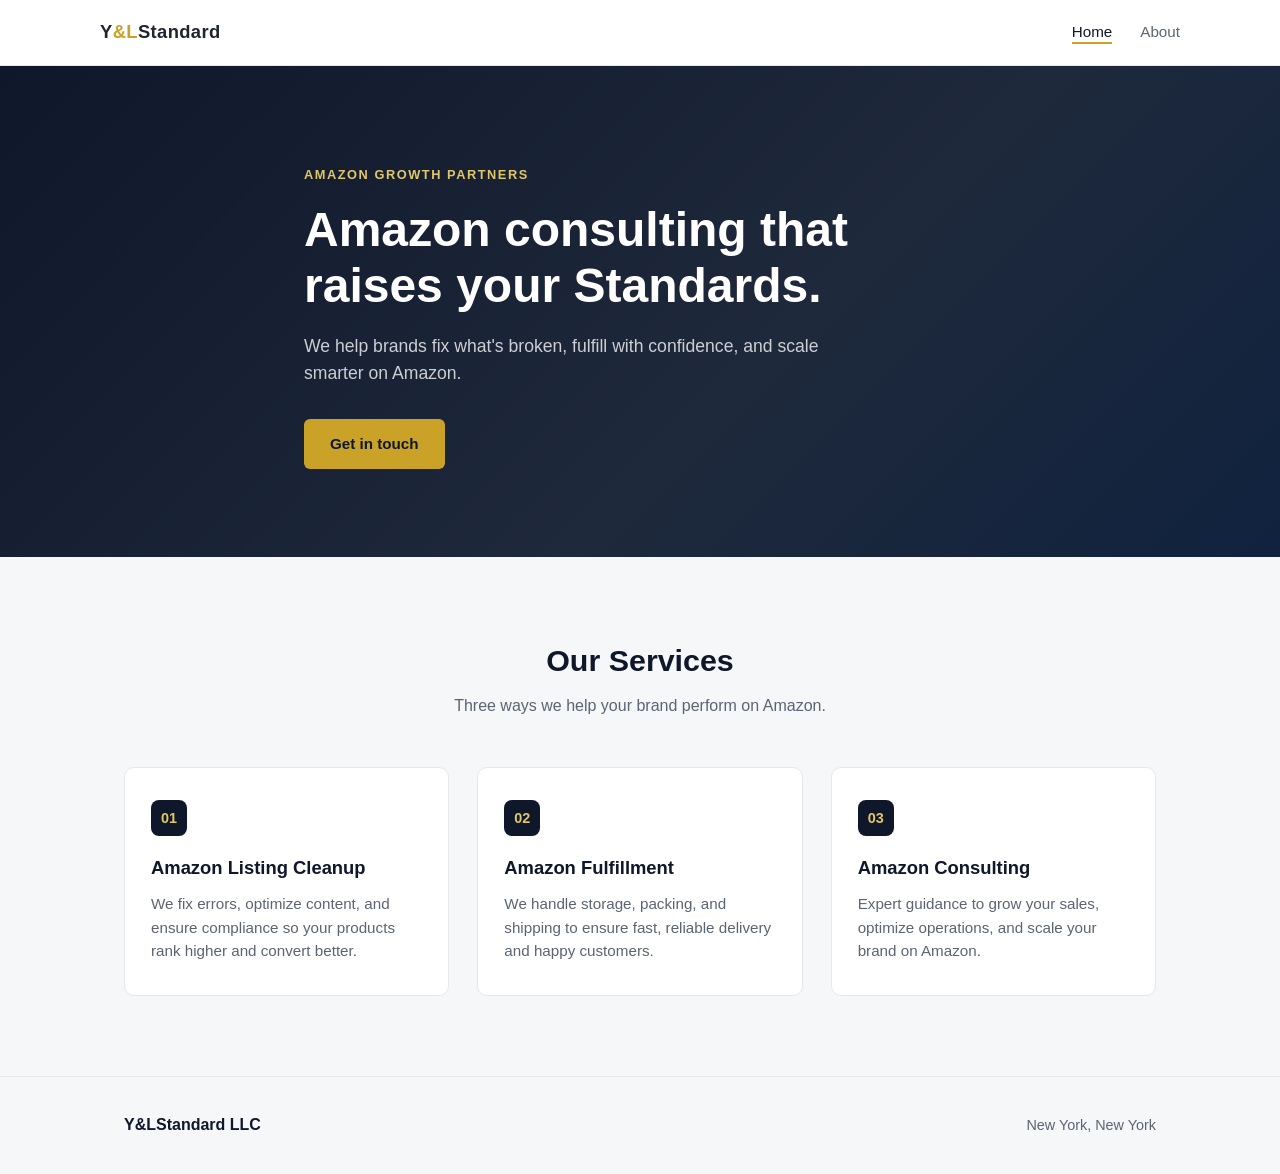
<file: index.html>
<!DOCTYPE html>
<html lang="en">
<head>
  <meta charset="UTF-8">
  <meta name="viewport" content="width=device-width, initial-scale=1.0">
  <title>Y&amp;LStandard | Amazon Consulting</title>
  <meta name="description" content="Y&amp;LStandard LLC — Amazon listing cleanup, fulfillment, and consulting to help your brand grow and scale on Amazon.">
  <link rel="stylesheet" href="css/style.css">
</head>
<body>

  <header class="site-header">
    <div class="container nav-row">
      <a class="logo" href="index.html">Y<span class="amp">&amp;L</span>Standard</a>
      <nav class="primary-nav">
        <ul>
          <li><a href="index.html" aria-current="page">Home</a></li>
          <li><a href="about.html">About</a></li>
        </ul>
      </nav>
    </div>
  </header>

  <section class="hero">
    <div class="container hero-inner">
      <span class="eyebrow" data-reveal>Amazon Growth Partners</span>
      <h1 data-reveal>Amazon consulting that raises your Standards.</h1>
      <p class="lede" data-reveal>We help brands fix what's broken, fulfill with confidence, and scale smarter on Amazon.</p>
      <a class="btn btn-primary" href="about.html" data-reveal>Get in touch</a>
    </div>
  </section>

  <section class="services">
    <div class="container">
      <div class="section-heading" data-reveal>
        <h2>Our Services</h2>
        <p>Three ways we help your brand perform on Amazon.</p>
      </div>
      <div class="service-grid">
        <div class="service-card" data-reveal>
          <span class="num">01</span>
          <h3>Amazon Listing Cleanup</h3>
          <p>We fix errors, optimize content, and ensure compliance so your products rank higher and convert better.</p>
        </div>
        <div class="service-card" data-reveal>
          <span class="num">02</span>
          <h3>Amazon Fulfillment</h3>
          <p>We handle storage, packing, and shipping to ensure fast, reliable delivery and happy customers.</p>
        </div>
        <div class="service-card" data-reveal>
          <span class="num">03</span>
          <h3>Amazon Consulting</h3>
          <p>Expert guidance to grow your sales, optimize operations, and scale your brand on Amazon.</p>
        </div>
      </div>
    </div>
  </section>

  <footer class="site-footer">
    <div class="container footer-inner">
      <div class="footer-brand">Y&amp;LStandard LLC</div>
      <address class="footer-address">New York, New York</address>
    </div>
  </footer>

  <script src="js/main.js" defer></script>
</body>
</html>
</file>
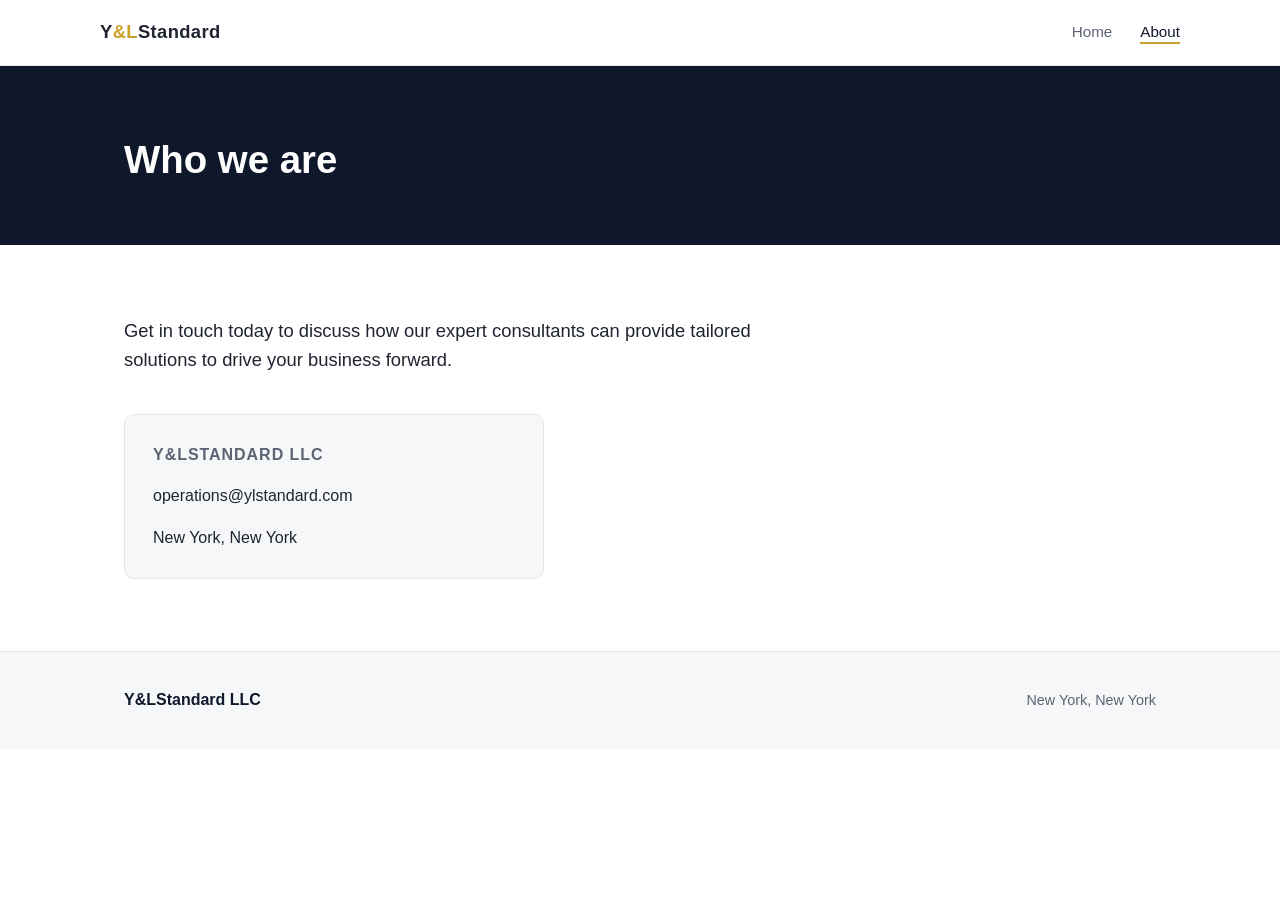
<file: about.html>
<!DOCTYPE html>
<html lang="en">
<head>
  <meta charset="UTF-8">
  <meta name="viewport" content="width=device-width, initial-scale=1.0">
  <title>About | Y&amp;LStandard</title>
  <meta name="description" content="Learn more about Y&amp;LStandard LLC and get in touch to discuss tailored Amazon consulting solutions.">
  <link rel="stylesheet" href="css/style.css">
</head>
<body>

  <header class="site-header">
    <div class="container nav-row">
      <a class="logo" href="index.html">Y<span class="amp">&amp;L</span>Standard</a>
      <nav class="primary-nav">
        <ul>
          <li><a href="index.html">Home</a></li>
          <li><a href="about.html" aria-current="page">About</a></li>
        </ul>
      </nav>
    </div>
  </header>

  <section class="page-hero">
    <div class="container" data-reveal>
      <h1>Who we are</h1>
    </div>
  </section>

  <section class="about-content">
    <div class="container">
      <p class="lede" data-reveal>Get in touch today to discuss how our expert consultants can provide tailored solutions to drive your business forward.</p>

      <div class="contact-card" data-reveal>
        <h3>Y&amp;LStandard LLC</h3>
        <p> operations@ylstandard.com </p>
        <address>
          New York, New York<br>
        </address>
      </div>
    </div>
  </section>

  <footer class="site-footer">
    <div class="container footer-inner">
      <div class="footer-brand">Y&amp;LStandard LLC</div>
      <address class="footer-address">New York, New York</address>
    </div>
  </footer>

  <script src="js/main.js" defer></script>
</body>
</html>
</file>
<file: css/style.css>
/* Y&LStandard — hand-coded, no build tooling, no external font/asset dependencies */

:root {
  --navy: #0f172a;
  --navy-light: #1e293b;
  --gold: #c9a227;
  --gold-light: #e2c766;
  --text: #1f2430;
  --text-muted: #5b6472;
  --bg: #ffffff;
  --bg-alt: #f6f7f9;
  --border: #e5e7eb;
  --max-width: 1080px;
}

* {
  box-sizing: border-box;
}

html {
  scroll-behavior: smooth;
}

body {
  margin: 0;
  font-family: -apple-system, BlinkMacSystemFont, "Segoe UI", Roboto, Helvetica, Arial, sans-serif;
  color: var(--text);
  background: var(--bg);
  line-height: 1.55;
}

a {
  color: inherit;
  text-decoration: none;
}

img {
  max-width: 100%;
  display: block;
}

.container {
  max-width: var(--max-width);
  margin: 0 auto;
  padding: 0 24px;
}

/* Header / nav */

header.site-header {
  position: sticky;
  top: 0;
  z-index: 10;
  background: var(--bg);
  border-bottom: 1px solid var(--border);
  box-shadow: 0 1px 0 rgba(15, 23, 42, 0);
  transition: box-shadow 0.25s ease;
}

header.site-header.is-scrolled {
  box-shadow: 0 4px 16px rgba(15, 23, 42, 0.08);
}

.nav-row {
  display: flex;
  align-items: center;
  justify-content: space-between;
  padding: 18px 0;
}

.logo {
  font-size: 1.15rem;
  font-weight: 700;
  letter-spacing: 0.02em;
}

.logo .amp {
  color: var(--gold);
}

nav.primary-nav ul {
  list-style: none;
  display: flex;
  gap: 28px;
  margin: 0;
  padding: 0;
}

nav.primary-nav a {
  position: relative;
  font-size: 0.95rem;
  font-weight: 500;
  color: var(--text-muted);
  transition: color 0.15s ease;
  padding-bottom: 2px;
}

nav.primary-nav a::after {
  content: "";
  position: absolute;
  left: 0;
  right: 100%;
  bottom: -2px;
  height: 2px;
  background: var(--gold);
  transition: right 0.2s ease;
}

nav.primary-nav a:hover::after,
nav.primary-nav a[aria-current="page"]::after {
  right: 0;
}

nav.primary-nav a:hover,
nav.primary-nav a[aria-current="page"] {
  color: var(--navy);
}

/* Hero */

.hero {
  background: linear-gradient(135deg, var(--navy) 0%, var(--navy-light) 60%, #10223f 100%);
  color: #fff;
  padding: 96px 0 88px;
}

.hero-inner {
  max-width: 720px;
}

.eyebrow {
  display: inline-block;
  font-size: 0.8rem;
  font-weight: 600;
  letter-spacing: 0.12em;
  text-transform: uppercase;
  color: var(--gold-light);
  margin-bottom: 18px;
}

.hero h1 {
  font-size: clamp(2rem, 4.5vw, 3rem);
  line-height: 1.15;
  margin: 0 0 20px;
  font-weight: 700;
}

.hero p.lede {
  font-size: 1.1rem;
  color: rgba(255, 255, 255, 0.78);
  margin: 0 0 32px;
  max-width: 560px;
}

.btn {
  display: inline-block;
  padding: 13px 26px;
  border-radius: 6px;
  font-weight: 600;
  font-size: 0.95rem;
}

.btn-primary {
  background: var(--gold);
  color: var(--navy);
}

.btn-primary {
  transition: background 0.2s ease, transform 0.2s ease, box-shadow 0.2s ease;
}

.btn-primary:hover {
  background: var(--gold-light);
  transform: translateY(-2px);
  box-shadow: 0 8px 20px rgba(201, 162, 39, 0.35);
}

/* Services */

.services {
  padding: 80px 0;
  background: var(--bg-alt);
}

.section-heading {
  text-align: center;
  margin-bottom: 48px;
}

.section-heading h2 {
  font-size: 1.9rem;
  margin: 0 0 10px;
  color: var(--navy);
}

.section-heading p {
  color: var(--text-muted);
  margin: 0;
}

.service-grid {
  display: grid;
  grid-template-columns: repeat(auto-fit, minmax(240px, 1fr));
  gap: 28px;
}

.service-card {
  background: #fff;
  border: 1px solid var(--border);
  border-radius: 10px;
  padding: 32px 26px;
  transition: transform 0.25s ease, box-shadow 0.25s ease, border-color 0.25s ease;
}

.service-card:hover {
  transform: translateY(-6px);
  box-shadow: 0 16px 32px rgba(15, 23, 42, 0.08);
  border-color: transparent;
}

.service-card:hover .num {
  background: var(--gold);
  color: var(--navy);
}

.service-card .num {
  transition: background 0.25s ease, color 0.25s ease;
}

.service-card .num {
  display: inline-flex;
  align-items: center;
  justify-content: center;
  width: 36px;
  height: 36px;
  border-radius: 8px;
  background: var(--navy);
  color: var(--gold-light);
  font-weight: 700;
  font-size: 0.9rem;
  margin-bottom: 18px;
}

.service-card h3 {
  margin: 0 0 10px;
  font-size: 1.15rem;
  color: var(--navy);
}

.service-card p {
  margin: 0;
  color: var(--text-muted);
  font-size: 0.95rem;
}

/* About page */

.page-hero {
  background: var(--navy);
  color: #fff;
  padding: 64px 0 56px;
}

.page-hero h1 {
  margin: 0;
  font-size: clamp(1.8rem, 4vw, 2.4rem);
}

.about-content {
  padding: 72px 0;
}

.about-content .lede {
  font-size: 1.15rem;
  color: var(--text);
  max-width: 640px;
  margin: 0 0 28px;
}

.contact-card {
  margin-top: 40px;
  padding: 28px;
  border: 1px solid var(--border);
  border-radius: 10px;
  background: var(--bg-alt);
  max-width: 420px;
}

.contact-card h3 {
  margin: 0 0 12px;
  font-size: 1rem;
  text-transform: uppercase;
  letter-spacing: 0.06em;
  color: var(--text-muted);
}

.contact-card address {
  font-style: normal;
  color: var(--text);
  line-height: 1.6;
}

/* Footer */

footer.site-footer {
  border-top: 1px solid var(--border);
  padding: 36px 0;
  background: var(--bg-alt);
}

.footer-inner {
  display: flex;
  flex-wrap: wrap;
  justify-content: space-between;
  align-items: center;
  gap: 16px;
}

.footer-brand {
  font-weight: 700;
  color: var(--navy);
}

.footer-address {
  font-style: normal;
  color: var(--text-muted);
  font-size: 0.9rem;
  text-align: right;
}

@media (max-width: 560px) {
  .nav-row {
    flex-direction: column;
    align-items: flex-start;
    gap: 12px;
  }

  .footer-inner {
    flex-direction: column;
    align-items: flex-start;
  }

  .footer-address {
    text-align: left;
  }
}

/* Scroll-reveal animation (see js/main.js) */

[data-reveal] {
  opacity: 0;
  transform: translateY(18px);
  transition: opacity 0.6s ease, transform 0.6s ease;
}

[data-reveal].is-visible {
  opacity: 1;
  transform: none;
}

/* Stagger the service cards slightly so they don't all pop at once */
.service-grid [data-reveal]:nth-child(1) { transition-delay: 0s; }
.service-grid [data-reveal]:nth-child(2) { transition-delay: 0.1s; }
.service-grid [data-reveal]:nth-child(3) { transition-delay: 0.2s; }

@media (prefers-reduced-motion: reduce) {
  html {
    scroll-behavior: auto;
  }

  [data-reveal] {
    opacity: 1;
    transform: none;
    transition: none;
  }

  .service-card,
  .btn-primary,
  header.site-header {
    transition: none;
  }

  .service-card:hover,
  .btn-primary:hover {
    transform: none;
  }
}
</file>
